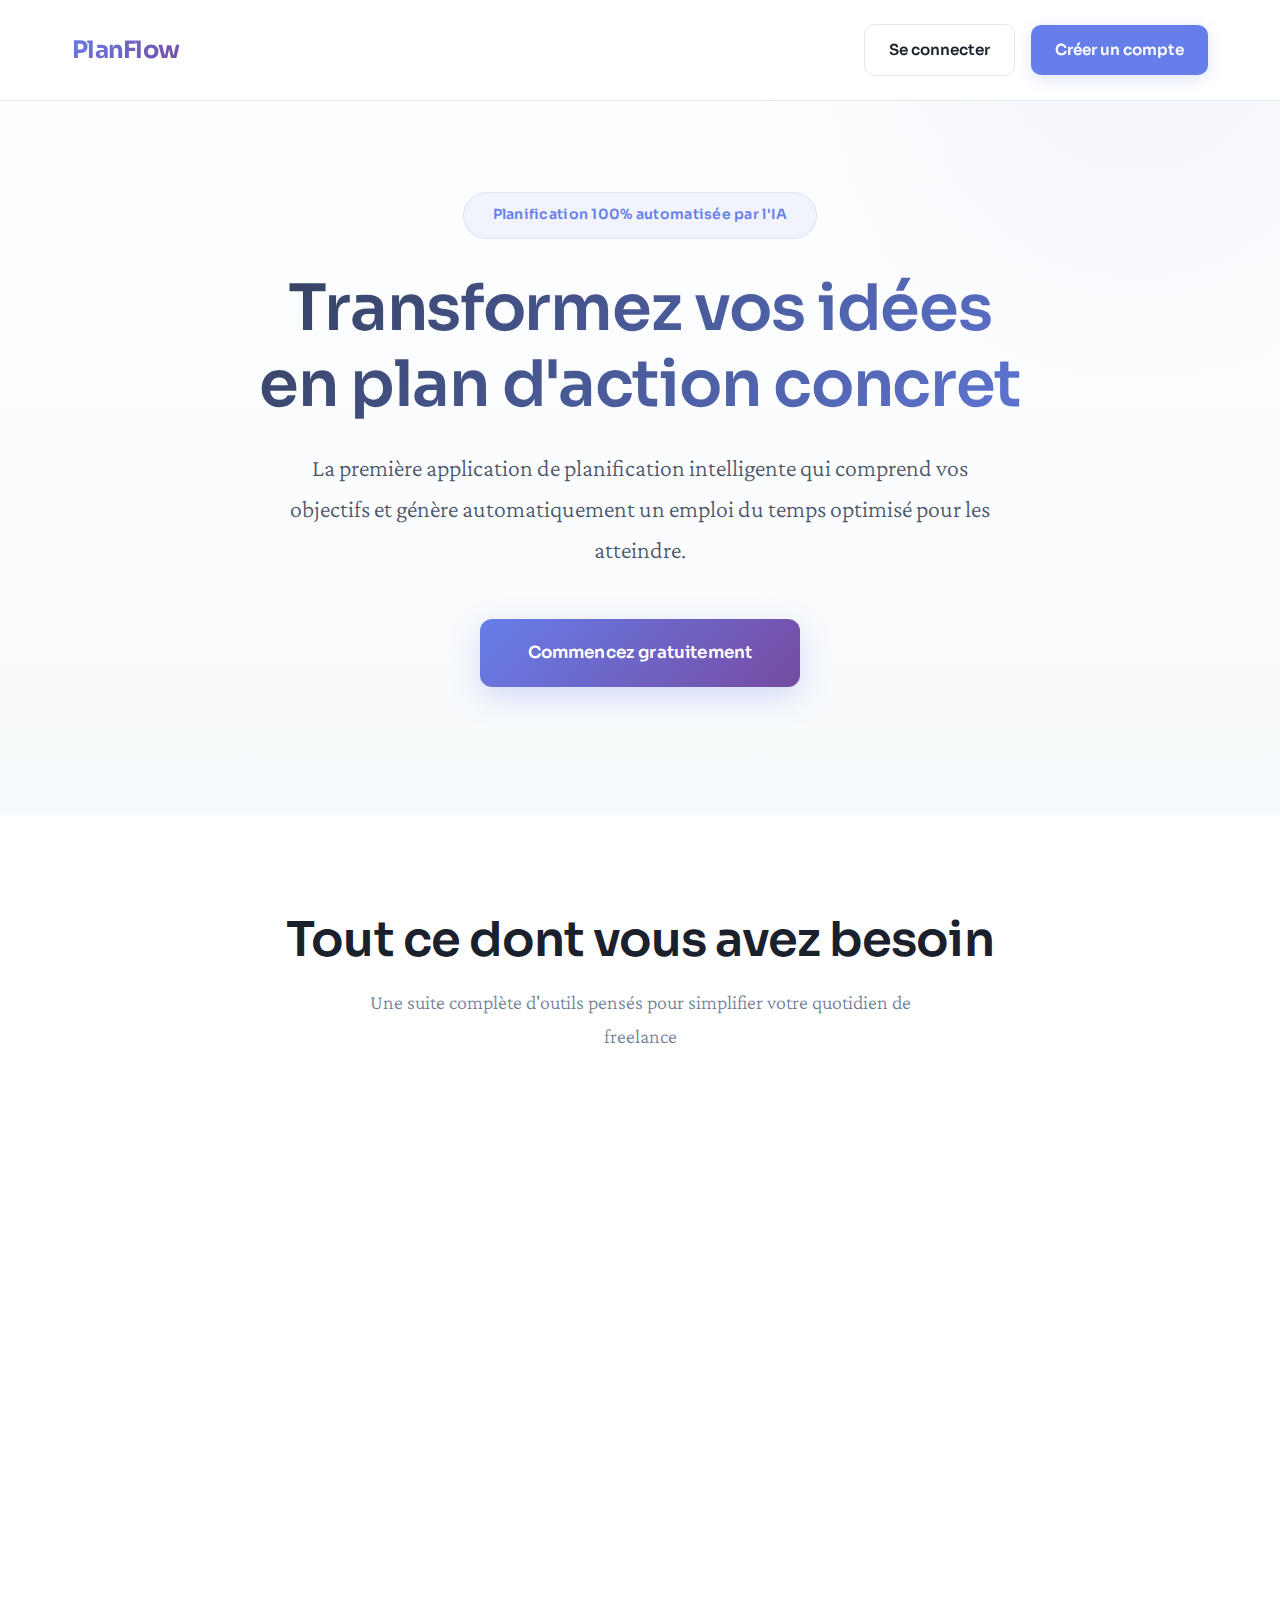
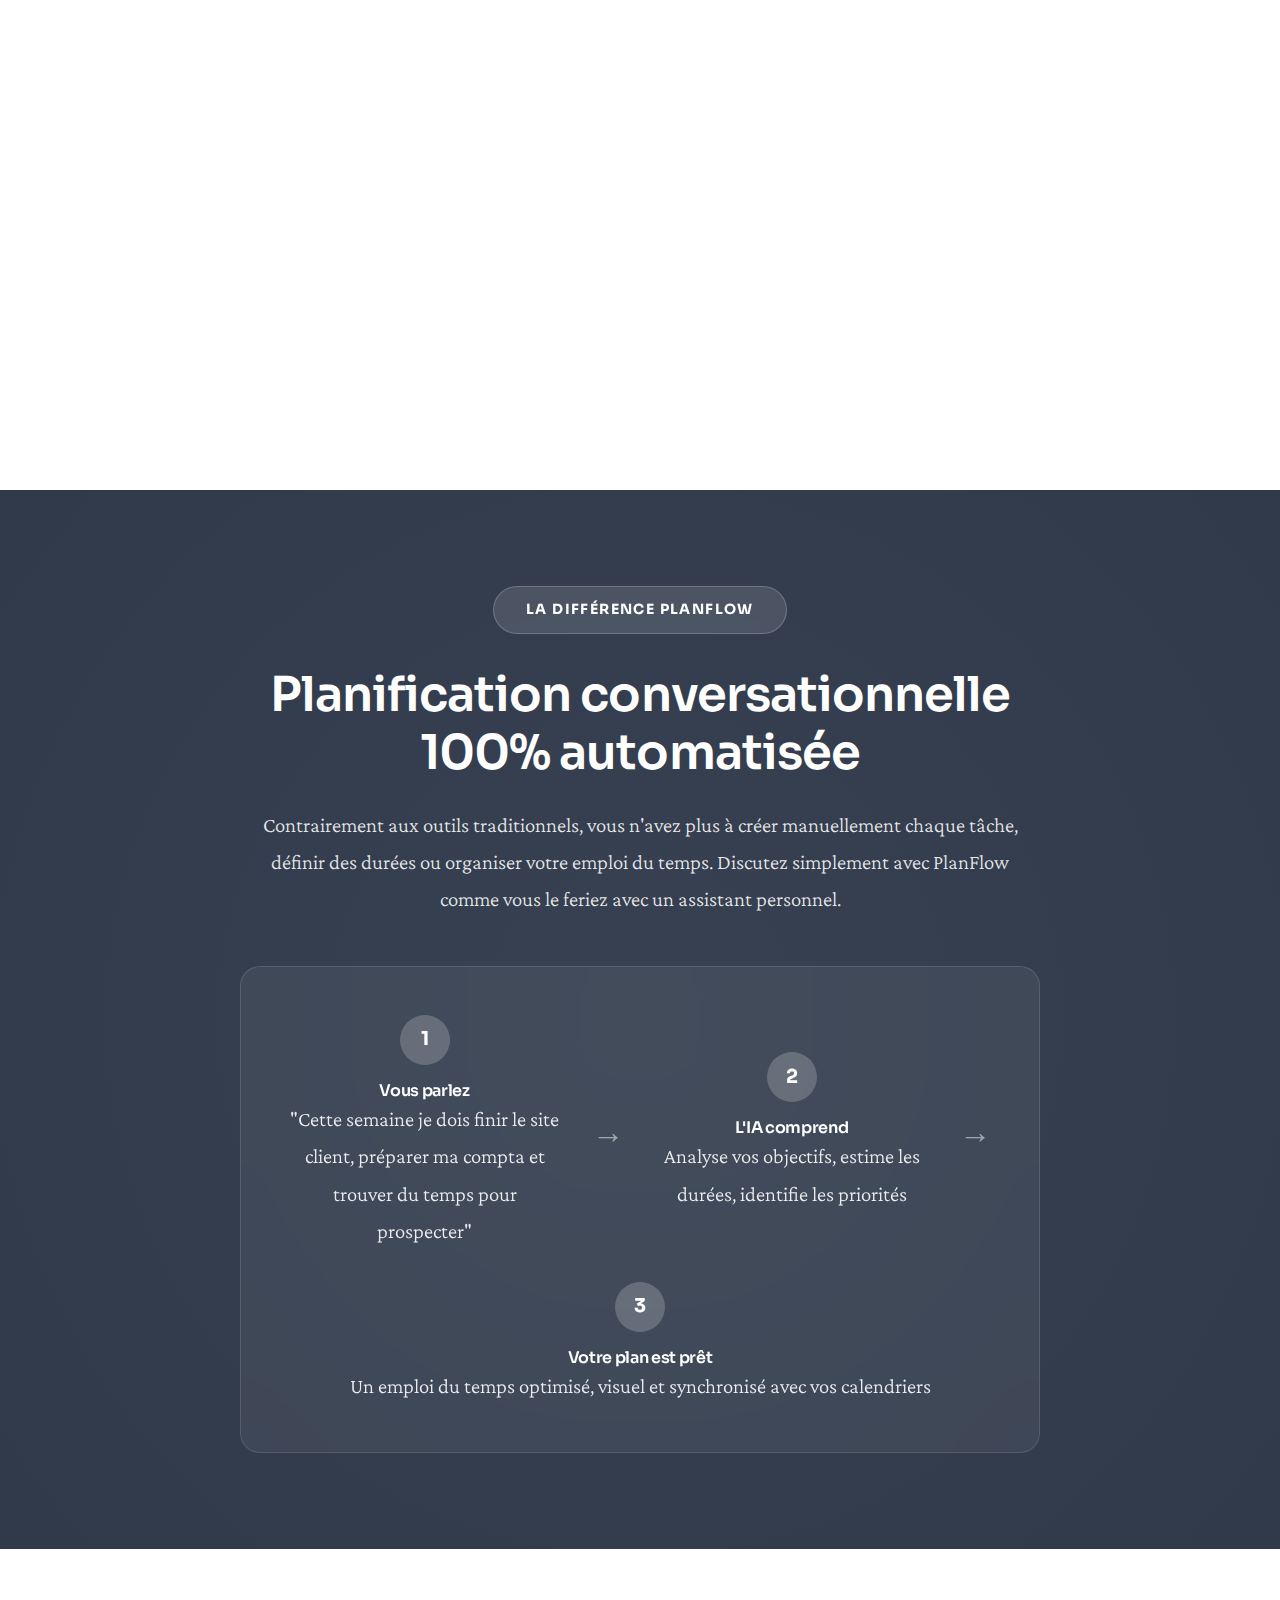
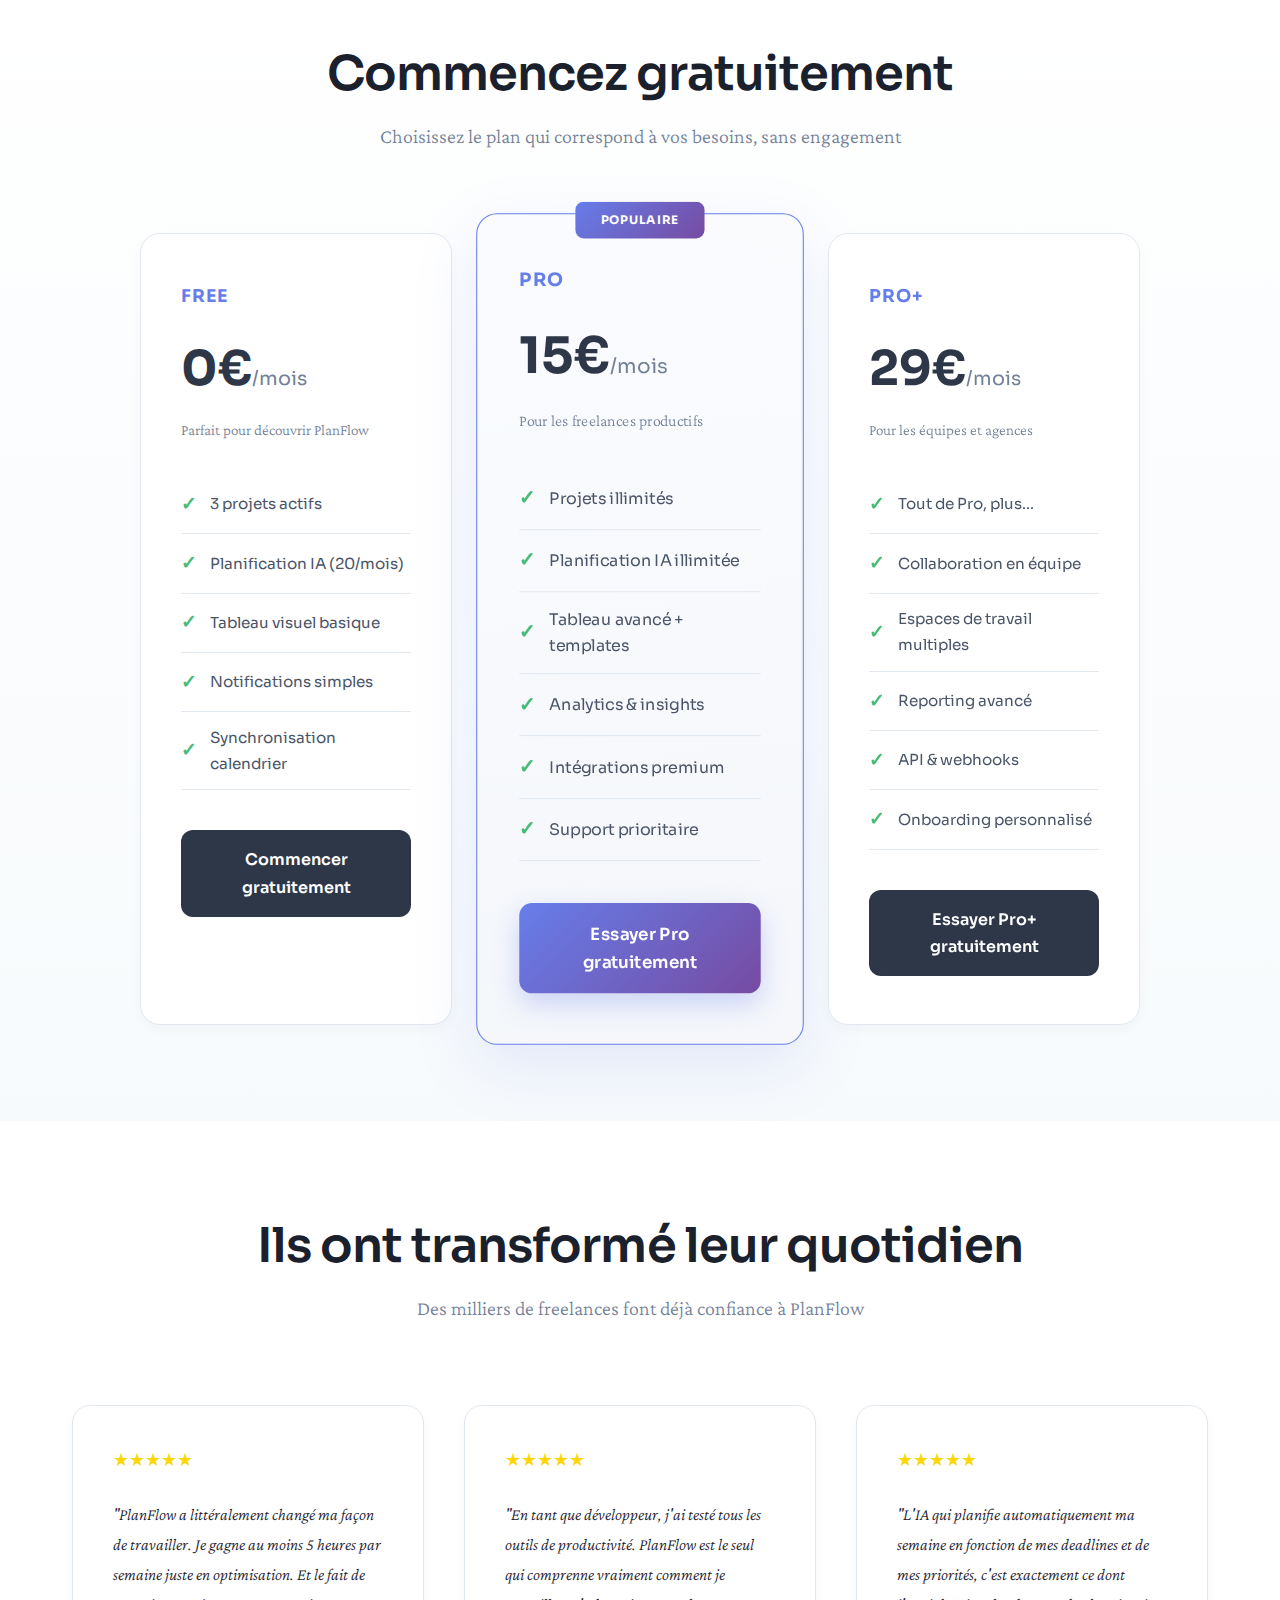
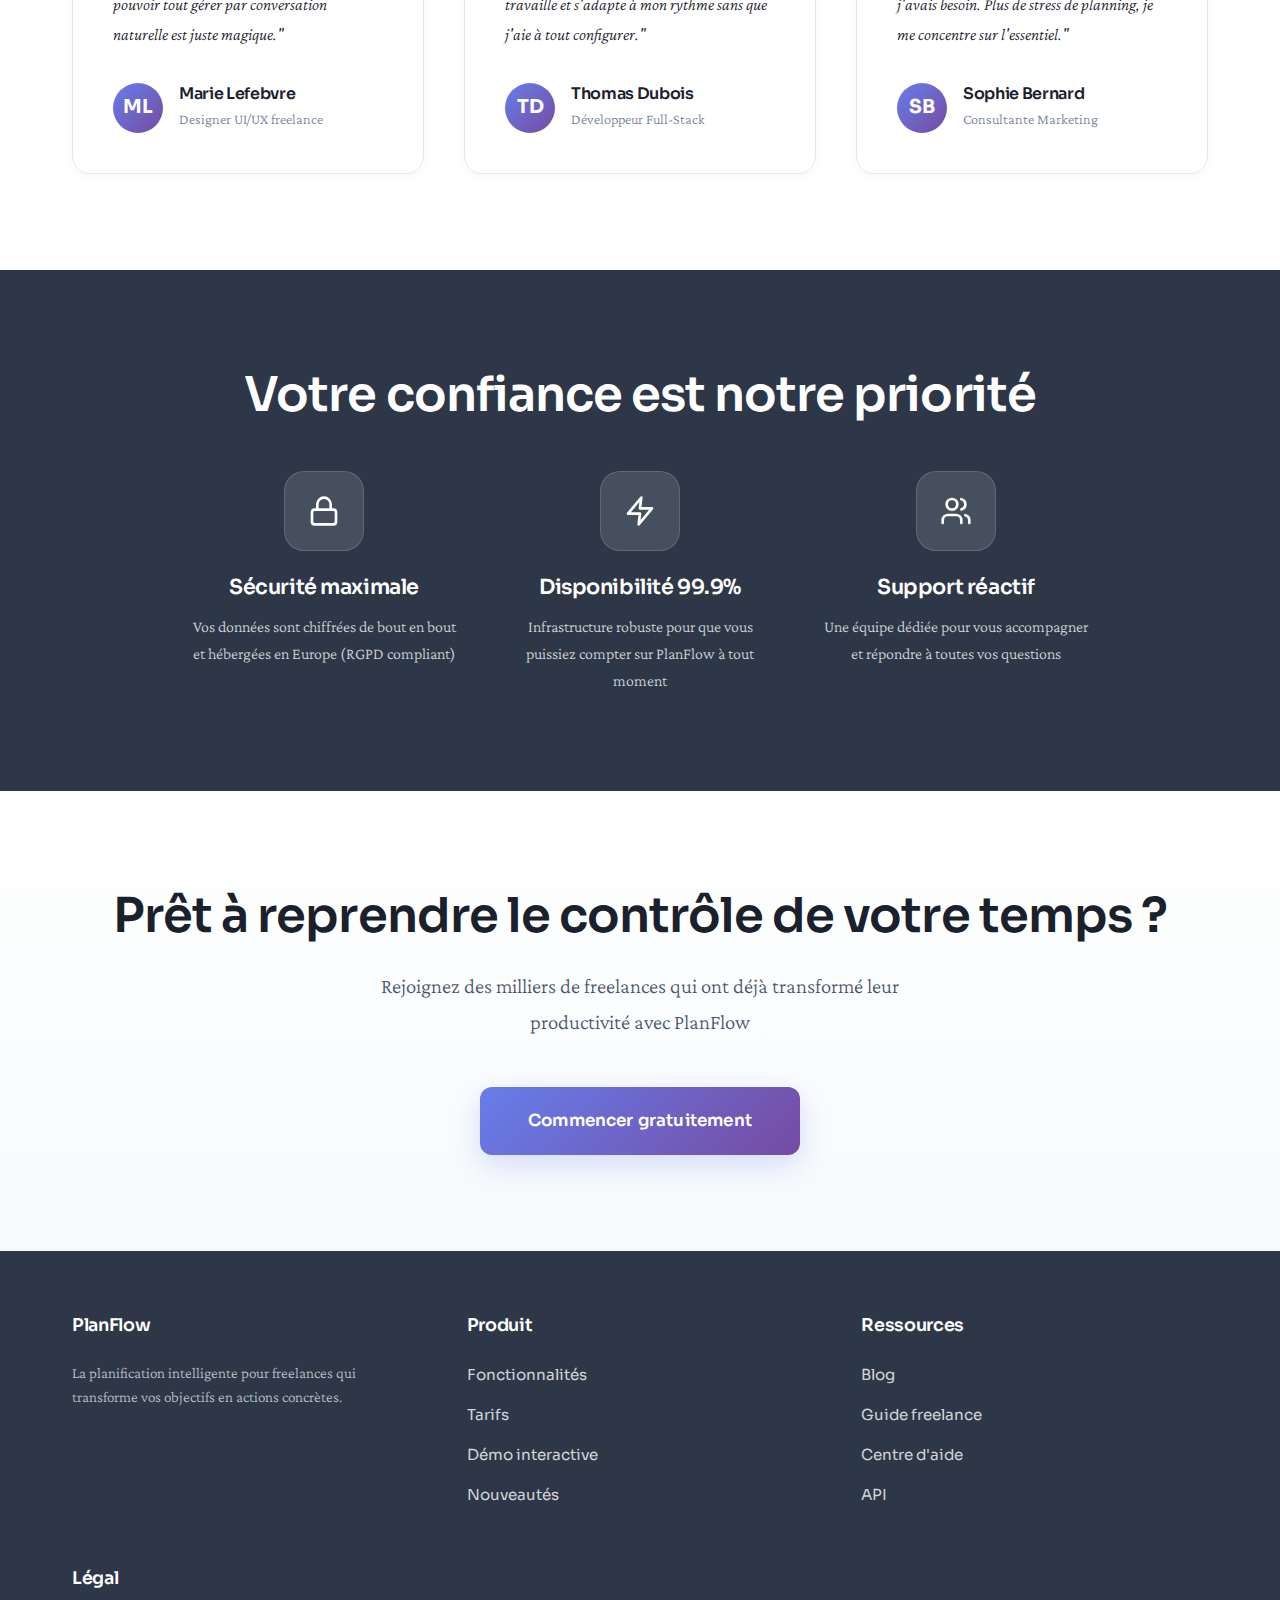
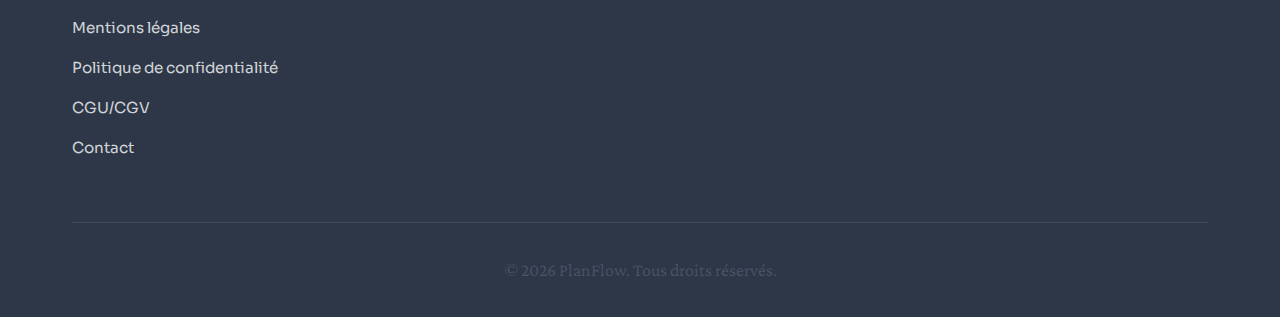
<file: index.html>
<!DOCTYPE html>
<html lang="fr">
<head>
    <meta charset="UTF-8">
    <meta name="viewport" content="width=device-width, initial-scale=1.0">
    <title>PlanFlow - Planification intelligente pour freelances</title>
    <link rel="preconnect" href="https://fonts.googleapis.com">
    <link rel="preconnect" href="https://fonts.gstatic.com" crossorigin>
    <link href="https://fonts.googleapis.com/css2?family=Sora:wght@300;400;600;700&family=Crimson+Pro:wght@300;400&display=swap" rel="stylesheet">
    <link rel="stylesheet" href="styles.css">
</head>
<body>
    <!-- Navigation -->
    <nav>
        <div class="container">
            <a href="index.html" class="logo">PlanFlow</a>
            <div class="nav-buttons">
                <a href="auth.html" class="nav-btn nav-btn-secondary">Se connecter</a>
                <a href="auth.html#signup" class="nav-btn nav-btn-primary">Créer un compte</a>
            </div>
        </div>
    </nav>

    <!-- Hero Section -->
    <section class="hero">
        <div class="container">
            <div class="hero-content">
                <div class="hero-badge">Planification 100% automatisée par l'IA</div>
                <h1>Transformez vos idées<br>en plan d'action concret</h1>
                <p class="hero-subtitle">La première application de planification intelligente qui comprend vos objectifs et génère automatiquement un emploi du temps optimisé pour les atteindre.</p>
                <a href="auth.html" class="cta-primary">Commencez gratuitement</a>
            </div>
        </div>
    </section>

    <!-- Fonctionnalités principales -->
    <section class="features" id="features">
        <div class="container">
            <div class="section-header">
                <h2 class="section-title">Tout ce dont vous avez besoin</h2>
                <p class="section-subtitle">Une suite complète d'outils pensés pour simplifier votre quotidien de freelance</p>
            </div>
            
            <div class="features-grid">
                <div class="feature-card fade-in">
                    <div class="feature-icon">
                        <svg xmlns="http://www.w3.org/2000/svg" width="28" height="28" viewBox="0 0 24 24" fill="none" stroke="currentColor" stroke-width="2" stroke-linecap="round" stroke-linejoin="round"><path d="M21 15a2 2 0 0 1-2 2H7l-4 4V5a2 2 0 0 1 2-2h14a2 2 0 0 1 2 2z"></path></svg>
                    </div>
                    <h3>Création intuitive par texte</h3>
                    <p>Décrivez simplement vos tâches et projets en langage naturel. PlanFlow comprend vos intentions et structure automatiquement votre travail.</p>
                </div>
                
                <div class="feature-card fade-in fade-in-delay-1">
                    <div class="feature-icon">
                        <svg xmlns="http://www.w3.org/2000/svg" width="28" height="28" viewBox="0 0 24 24" fill="none" stroke="currentColor" stroke-width="2" stroke-linecap="round" stroke-linejoin="round"><rect x="3" y="3" width="7" height="7"></rect><rect x="14" y="3" width="7" height="7"></rect><rect x="14" y="14" width="7" height="7"></rect><rect x="3" y="14" width="7" height="7"></rect></svg>
                    </div>
                    <h3>Tableau visuel interactif</h3>
                    <p>Visualisez votre emploi du temps sur un tableau Kanban élégant. Glissez-déposez, réorganisez et ajustez en temps réel votre planning.</p>
                </div>
                
                <div class="feature-card fade-in fade-in-delay-2">
                    <div class="feature-icon">
                        <svg xmlns="http://www.w3.org/2000/svg" width="28" height="28" viewBox="0 0 24 24" fill="none" stroke="currentColor" stroke-width="2" stroke-linecap="round" stroke-linejoin="round"><path d="m12 3-1.912 5.813a2 2 0 0 1-1.275 1.275L3 12l5.813 1.912a2 2 0 0 1 1.275 1.275L12 21l1.912-5.813a2 2 0 0 1 1.275-1.275L21 12l-5.813-1.912a2 2 0 0 1-1.275-1.275L12 3Z"></path><path d="M5 3v4"></path><path d="M19 17v4"></path><path d="M3 5h4"></path><path d="M17 19h4"></path></svg>
                    </div>
                    <h3>Optimisation automatique</h3>
                    <p>L'IA analyse vos habitudes, vos deadlines et votre charge de travail pour proposer le meilleur agenda possible, sans effort.</p>
                </div>
                
                <div class="feature-card fade-in">
                    <div class="feature-icon">
                        <svg xmlns="http://www.w3.org/2000/svg" width="28" height="28" viewBox="0 0 24 24" fill="none" stroke="currentColor" stroke-width="2" stroke-linecap="round" stroke-linejoin="round"><path d="M3 3v18h18"></path><path d="m19 9-5 5-4-4-3 3"></path></svg>
                    </div>
                    <h3>Suivi de progression</h3>
                    <p>Mesurez votre avancement, identifiez vos habitudes productives et recevez des insights personnalisés pour vous améliorer.</p>
                </div>
                
                <div class="feature-card fade-in fade-in-delay-1">
                    <div class="feature-icon">
                        <svg xmlns="http://www.w3.org/2000/svg" width="28" height="28" viewBox="0 0 24 24" fill="none" stroke="currentColor" stroke-width="2" stroke-linecap="round" stroke-linejoin="round"><path d="M6 8a6 6 0 0 1 12 0c0 7 3 9 3 9H3s3-2 3-9"></path><path d="M10.3 21a1.94 1.94 0 0 0 3.4 0"></path></svg>
                    </div>
                    <h3>Notifications intelligentes</h3>
                    <p>Recevez des rappels au bon moment, adaptés à votre rythme de travail et à vos priorités du jour.</p>
                </div>
                
                <div class="feature-card fade-in fade-in-delay-2">
                    <div class="feature-icon">
                        <svg xmlns="http://www.w3.org/2000/svg" width="28" height="28" viewBox="0 0 24 24" fill="none" stroke="currentColor" stroke-width="2" stroke-linecap="round" stroke-linejoin="round"><path d="M21.21 15.89A10 10 0 1 1 8 2.83"></path><path d="M22 12A10 10 0 0 0 12 2v10z"></path></svg>
                    </div>
                    <h3>Synchronisation universelle</h3>
                    <p>Connectez vos calendriers, outils et applications préférées pour une expérience unifiée et sans friction.</p>
                </div>
            </div>
        </div>
    </section>

    <!-- Fonctionnalité WOW -->
    <section class="wow-feature">
        <div class="container">
            <div class="wow-content">
                <div class="wow-badge">LA DIFFÉRENCE PLANFLOW</div>
                <h2>Planification conversationnelle<br>100% automatisée</h2>
                <p>Contrairement aux outils traditionnels, vous n'avez plus à créer manuellement chaque tâche, définir des durées ou organiser votre emploi du temps. Discutez simplement avec PlanFlow comme vous le feriez avec un assistant personnel.</p>
                
                <div class="wow-visual">
                    <div class="wow-steps">
                        <div class="wow-step">
                            <div class="wow-step-number">1</div>
                            <h4>Vous parlez</h4>
                            <p>"Cette semaine je dois finir le site client, préparer ma compta et trouver du temps pour prospecter"</p>
                        </div>
                        
                        <div class="wow-arrow">→</div>
                        
                        <div class="wow-step">
                            <div class="wow-step-number">2</div>
                            <h4>L'IA comprend</h4>
                            <p>Analyse vos objectifs, estime les durées, identifie les priorités</p>
                        </div>
                        
                        <div class="wow-arrow">→</div>
                        
                        <div class="wow-step">
                            <div class="wow-step-number">3</div>
                            <h4>Votre plan est prêt</h4>
                            <p>Un emploi du temps optimisé, visuel et synchronisé avec vos calendriers</p>
                        </div>
                    </div>
                </div>
            </div>
        </div>
    </section>

    <!-- Pricing -->
    <section class="pricing" id="pricing">
        <div class="container">
            <div class="section-header">
                <h2 class="section-title">Commencez gratuitement</h2>
                <p class="section-subtitle">Choisissez le plan qui correspond à vos besoins, sans engagement</p>
            </div>
            
            <div class="pricing-grid">
                <div class="pricing-card">
                    <div class="pricing-tier">Free</div>
                    <div class="pricing-price">0€<span>/mois</span></div>
                    <p class="pricing-description">Parfait pour découvrir PlanFlow</p>
                    <ul class="pricing-features">
                        <li>3 projets actifs</li>
                        <li>Planification IA (20/mois)</li>
                        <li>Tableau visuel basique</li>
                        <li>Notifications simples</li>
                        <li>Synchronisation calendrier</li>
                    </ul>
                    <a href="auth.html" class="pricing-cta">Commencer gratuitement</a>
                </div>
                
                <div class="pricing-card featured">
                    <div class="pricing-tier">Pro</div>
                    <div class="pricing-price">15€<span>/mois</span></div>
                    <p class="pricing-description">Pour les freelances productifs</p>
                    <ul class="pricing-features">
                        <li>Projets illimités</li>
                        <li>Planification IA illimitée</li>
                        <li>Tableau avancé + templates</li>
                        <li>Analytics & insights</li>
                        <li>Intégrations premium</li>
                        <li>Support prioritaire</li>
                    </ul>
                    <a href="auth.html" class="pricing-cta">Essayer Pro gratuitement</a>
                </div>
                
                <div class="pricing-card">
                    <div class="pricing-tier">Pro+</div>
                    <div class="pricing-price">29€<span>/mois</span></div>
                    <p class="pricing-description">Pour les équipes et agences</p>
                    <ul class="pricing-features">
                        <li>Tout de Pro, plus...</li>
                        <li>Collaboration en équipe</li>
                        <li>Espaces de travail multiples</li>
                        <li>Reporting avancé</li>
                        <li>API & webhooks</li>
                        <li>Onboarding personnalisé</li>
                    </ul>
                    <a href="auth.html" class="pricing-cta">Essayer Pro+ gratuitement</a>
                </div>
            </div>
        </div>
    </section>

    <!-- Témoignages -->
    <section class="testimonials">
        <div class="container">
            <div class="section-header">
                <h2 class="section-title">Ils ont transformé leur quotidien</h2>
                <p class="section-subtitle">Des milliers de freelances font déjà confiance à PlanFlow</p>
            </div>
            
            <div class="testimonials-grid">
                <div class="testimonial-card">
                    <div class="testimonial-stars">★★★★★</div>
                    <p class="testimonial-text">"PlanFlow a littéralement changé ma façon de travailler. Je gagne au moins 5 heures par semaine juste en optimisation. Et le fait de pouvoir tout gérer par conversation naturelle est juste magique."</p>
                    <div class="testimonial-author">
                        <div class="testimonial-avatar">ML</div>
                        <div class="testimonial-info">
                            <h4>Marie Lefebvre</h4>
                            <p class="testimonial-role">Designer UI/UX freelance</p>
                        </div>
                    </div>
                </div>
                
                <div class="testimonial-card">
                    <div class="testimonial-stars">★★★★★</div>
                    <p class="testimonial-text">"En tant que développeur, j'ai testé tous les outils de productivité. PlanFlow est le seul qui comprenne vraiment comment je travaille et s'adapte à mon rythme sans que j'aie à tout configurer."</p>
                    <div class="testimonial-author">
                        <div class="testimonial-avatar">TD</div>
                        <div class="testimonial-info">
                            <h4>Thomas Dubois</h4>
                            <p class="testimonial-role">Développeur Full-Stack</p>
                        </div>
                    </div>
                </div>
                
                <div class="testimonial-card">
                    <div class="testimonial-stars">★★★★★</div>
                    <p class="testimonial-text">"L'IA qui planifie automatiquement ma semaine en fonction de mes deadlines et de mes priorités, c'est exactement ce dont j'avais besoin. Plus de stress de planning, je me concentre sur l'essentiel."</p>
                    <div class="testimonial-author">
                        <div class="testimonial-avatar">SB</div>
                        <div class="testimonial-info">
                            <h4>Sophie Bernard</h4>
                            <p class="testimonial-role">Consultante Marketing</p>
                        </div>
                    </div>
                </div>
            </div>
        </div>
    </section>

    <!-- Trust Section -->
    <section class="trust">
        <div class="container">
            <h2>Votre confiance est notre priorité</h2>
            <div class="trust-grid">
                <div class="trust-item">
                    <div class="trust-icon">
                        <svg xmlns="http://www.w3.org/2000/svg" width="32" height="32" viewBox="0 0 24 24" fill="none" stroke="currentColor" stroke-width="2" stroke-linecap="round" stroke-linejoin="round"><rect width="18" height="11" x="3" y="11" rx="2" ry="2"></rect><path d="M7 11V7a5 5 0 0 1 10 0v4"></path></svg>
                    </div>
                    <h3>Sécurité maximale</h3>
                    <p>Vos données sont chiffrées de bout en bout et hébergées en Europe (RGPD compliant)</p>
                </div>
                
                <div class="trust-item">
                    <div class="trust-icon">
                        <svg xmlns="http://www.w3.org/2000/svg" width="32" height="32" viewBox="0 0 24 24" fill="none" stroke="currentColor" stroke-width="2" stroke-linecap="round" stroke-linejoin="round"><polygon points="13 2 3 14 12 14 11 22 21 10 12 10 13 2"></polygon></svg>
                    </div>
                    <h3>Disponibilité 99.9%</h3>
                    <p>Infrastructure robuste pour que vous puissiez compter sur PlanFlow à tout moment</p>
                </div>
                
                <div class="trust-item">
                    <div class="trust-icon">
                        <svg xmlns="http://www.w3.org/2000/svg" width="32" height="32" viewBox="0 0 24 24" fill="none" stroke="currentColor" stroke-width="2" stroke-linecap="round" stroke-linejoin="round"><path d="M16 21v-2a4 4 0 0 0-4-4H6a4 4 0 0 0-4 4v2"></path><circle cx="9" cy="7" r="4"></circle><path d="M22 21v-2a4 4 0 0 0-3-3.87"></path><path d="M16 3.13a4 4 0 0 1 0 7.75"></path></svg>
                    </div>
                    <h3>Support réactif</h3>
                    <p>Une équipe dédiée pour vous accompagner et répondre à toutes vos questions</p>
                </div>
            </div>
        </div>
    </section>

    <!-- Final CTA -->
    <section class="final-cta">
        <div class="container">
            <h2>Prêt à reprendre le contrôle de votre temps ?</h2>
            <p>Rejoignez des milliers de freelances qui ont déjà transformé leur productivité avec PlanFlow</p>
            <a href="auth.html" class="cta-primary">Commencer gratuitement</a>
        </div>
    </section>

    <!-- Footer -->
    <footer>
        <div class="container">
            <div class="footer-content">
                <div class="footer-section">
                    <h4>PlanFlow</h4>
                    <p style="color: rgba(255, 255, 255, 0.7); font-size: 0.95rem; line-height: 1.6;">
                        La planification intelligente pour freelances qui transforme vos objectifs en actions concrètes.
                    </p>
                </div>
                
                <div class="footer-section">
                    <h4>Produit</h4>
                    <ul class="footer-links">
                        <li><a href="#features">Fonctionnalités</a></li>
                        <li><a href="#pricing">Tarifs</a></li>
                        <li><a href="#">Démo interactive</a></li>
                        <li><a href="#">Nouveautés</a></li>
                    </ul>
                </div>
                
                <div class="footer-section">
                    <h4>Ressources</h4>
                    <ul class="footer-links">
                        <li><a href="#">Blog</a></li>
                        <li><a href="#">Guide freelance</a></li>
                        <li><a href="#">Centre d'aide</a></li>
                        <li><a href="#">API</a></li>
                    </ul>
                </div>
                
                <div class="footer-section">
                    <h4>Légal</h4>
                    <ul class="footer-links">
                        <li><a href="#">Mentions légales</a></li>
                        <li><a href="#">Politique de confidentialité</a></li>
                        <li><a href="#">CGU/CGV</a></li>
                        <li><a href="#">Contact</a></li>
                    </ul>
                </div>
            </div>
            
            <div class="footer-bottom">
                <p>© 2026 PlanFlow. Tous droits réservés.</p>
            </div>
        </div>
    </footer>

    <script src="script.js"></script>
</body>
</html>
</file>
<file: styles.css>
/* ===== Variables CSS ===== */
:root {
    /* Palette de couleurs minimaliste et sophistiquée */
    --primary: #2D3748;
    --primary-light: #4A5568;
    --accent: #667EEA;
    --accent-light: #7F9CF5;
    --bg-primary: #FAFAFA;
    --bg-secondary: #FFFFFF;
    --text-primary: #1A202C;
    --text-secondary: #4A5568;
    --text-muted: #718096;
    --border: #E2E8F0;
    --success: #48BB78;
    --gradient-1: linear-gradient(135deg, #667EEA 0%, #764BA2 100%);
    --gradient-2: linear-gradient(135deg, #F093FB 0%, #F5576C 100%);
    --gradient-subtle: linear-gradient(180deg, #FFFFFF 0%, #F7FAFC 100%);
}

/* ===== Reset & Base ===== */
* {
    margin: 0;
    padding: 0;
    box-sizing: border-box;
}

body {
    font-family: 'Sora', sans-serif;
    color: var(--text-primary);
    background: var(--bg-primary);
    line-height: 1.7;
    overflow-x: hidden;
}

/* ===== Typographie ===== */
h1, h2, h3, h4, h5, h6 {
    font-weight: 600;
    line-height: 1.2;
    letter-spacing: -0.02em;
}

h1 { font-size: clamp(2.5rem, 5vw, 4rem); }
h2 { font-size: clamp(2rem, 4vw, 3rem); }
h3 { font-size: clamp(1.5rem, 3vw, 2rem); }

p {
    font-family: 'Crimson Pro', serif;
    font-size: 1.125rem;
    color: var(--text-secondary);
    font-weight: 300;
}

/* ===== Container ===== */
.container {
    max-width: 1200px;
    margin: 0 auto;
    padding: 0 2rem;
}

/* ===== Navigation ===== */
nav {
    position: fixed;
    top: 0;
    width: 100%;
    background: rgba(255, 255, 255, 0.95);
    backdrop-filter: blur(20px);
    z-index: 1000;
    border-bottom: 1px solid var(--border);
    animation: slideDown 0.5s ease-out;
}

@keyframes slideDown {
    from { transform: translateY(-100%); }
    to { transform: translateY(0); }
}

nav .container {
    display: flex;
    justify-content: space-between;
    align-items: center;
    padding: 1.5rem 2rem;
}

.logo {
    font-size: 1.5rem;
    font-weight: 700;
    background: var(--gradient-1);
    -webkit-background-clip: text;
    -webkit-text-fill-color: transparent;
    background-clip: text;
    letter-spacing: -0.03em;
    text-decoration: none;
}

.nav-buttons {
    display: flex;
    align-items: center;
    gap: 1rem;
}

.nav-btn {
    display: inline-block;
    padding: 0.75rem 1.5rem;
    text-decoration: none;
    border-radius: 10px;
    font-weight: 600;
    font-size: 0.95rem;
    transition: all 0.3s cubic-bezier(0.4, 0, 0.2, 1);
}

.nav-btn-secondary {
    background: transparent;
    color: var(--text-primary);
    border: 1.5px solid var(--border);
}

.nav-btn-secondary:hover {
    background: var(--bg-primary);
    border-color: var(--accent);
    color: var(--accent);
}

.nav-btn-primary {
    background: var(--accent);
    color: white;
    box-shadow: 0 4px 15px rgba(102, 126, 234, 0.2);
}

.nav-btn-primary:hover {
    background: var(--accent-light);
    transform: translateY(-1px);
    box-shadow: 0 6px 20px rgba(102, 126, 234, 0.3);
}

/* Ancienne classe pour compatibilité */
.nav-cta {
    display: inline-block;
    padding: 0.75rem 2rem;
    background: var(--accent);
    color: white;
    text-decoration: none;
    border-radius: 10px;
    font-weight: 600;
    font-size: 0.95rem;
    transition: all 0.3s cubic-bezier(0.4, 0, 0.2, 1);
    box-shadow: 0 4px 15px rgba(102, 126, 234, 0.2);
}

.nav-cta:hover {
    background: var(--accent-light);
    transform: translateY(-1px);
    box-shadow: 0 6px 20px rgba(102, 126, 234, 0.3);
}

/* ===== Hero Section ===== */
.hero {
    padding: 12rem 0 8rem;
    background: var(--gradient-subtle);
    position: relative;
    overflow: hidden;
}

.hero::before {
    content: '';
    position: absolute;
    top: -50%;
    right: -20%;
    width: 800px;
    height: 800px;
    background: radial-gradient(circle, rgba(102, 126, 234, 0.08) 0%, transparent 70%);
    border-radius: 50%;
    animation: float 20s ease-in-out infinite;
}

@keyframes float {
    0%, 100% { transform: translate(0, 0) rotate(0deg); }
    33% { transform: translate(30px, -30px) rotate(5deg); }
    66% { transform: translate(-20px, 20px) rotate(-5deg); }
}

.hero-content {
    position: relative;
    z-index: 1;
    text-align: center;
    animation: fadeInUp 1s ease-out;
}

@keyframes fadeInUp {
    from { 
        opacity: 0;
        transform: translateY(30px);
    }
    to { 
        opacity: 1;
        transform: translateY(0);
    }
}

.hero h1 {
    margin-bottom: 1.5rem;
    background: linear-gradient(135deg, var(--primary) 0%, var(--accent) 100%);
    -webkit-background-clip: text;
    -webkit-text-fill-color: transparent;
    background-clip: text;
    animation: fadeInUp 1s ease-out 0.2s both;
}

.hero-subtitle {
    font-size: 1.5rem;
    color: var(--text-secondary);
    margin-bottom: 3rem;
    max-width: 700px;
    margin-left: auto;
    margin-right: auto;
    animation: fadeInUp 1s ease-out 0.4s both;
}

.cta-primary {
    display: inline-block;
    padding: 1.25rem 3rem;
    background: var(--gradient-1);
    color: white;
    text-decoration: none;
    border-radius: 12px;
    font-weight: 600;
    font-size: 1.05rem;
    transition: all 0.3s cubic-bezier(0.4, 0, 0.2, 1);
    box-shadow: 0 10px 30px rgba(102, 126, 234, 0.25);
    animation: fadeInUp 1s ease-out 0.6s both;
    letter-spacing: 0.01em;
}

@keyframes pulse {
    0%, 100% { box-shadow: 0 10px 30px rgba(102, 126, 234, 0.25); }
    50% { box-shadow: 0 10px 40px rgba(102, 126, 234, 0.35); }
}

.cta-primary:hover {
    transform: translateY(-2px);
    box-shadow: 0 15px 40px rgba(102, 126, 234, 0.35);
}

.hero-badge {
    display: inline-block;
    padding: 0.65rem 1.8rem;
    background: rgba(102, 126, 234, 0.08);
    color: var(--accent);
    border-radius: 50px;
    font-size: 0.875rem;
    margin-bottom: 2rem;
    font-weight: 600;
    animation: fadeInUp 1s ease-out both;
    border: 1.5px solid rgba(102, 126, 234, 0.15);
    letter-spacing: 0.02em;
}

/* ===== Sections ===== */
section {
    padding: 6rem 0;
}

.section-header {
    text-align: center;
    margin-bottom: 5rem;
}

.section-title {
    margin-bottom: 1rem;
    position: relative;
    display: inline-block;
}

.section-subtitle {
    font-size: 1.25rem;
    color: var(--text-muted);
    max-width: 600px;
    margin: 0 auto;
}

/* ===== Fonctionnalités ===== */
.features {
    background: var(--bg-secondary);
}

.features-grid {
    display: grid;
    grid-template-columns: repeat(auto-fit, minmax(320px, 1fr));
    gap: 3rem;
}

.feature-card {
    background: var(--bg-secondary);
    padding: 3rem 2.5rem;
    border-radius: 20px;
    border: 1px solid var(--border);
    transition: all 0.4s cubic-bezier(0.4, 0, 0.2, 1);
    position: relative;
    overflow: hidden;
    box-shadow: 0 4px 12px rgba(0, 0, 0, 0.03);
}

.feature-card::before {
    content: '';
    position: absolute;
    top: 0;
    left: 0;
    width: 100%;
    height: 3px;
    background: var(--gradient-1);
    transform: scaleX(0);
    transform-origin: left;
    transition: transform 0.4s cubic-bezier(0.4, 0, 0.2, 1);
}

.feature-card:hover::before {
    transform: scaleX(1);
}

.feature-card:hover {
    transform: translateY(-8px);
    box-shadow: 0 20px 50px rgba(0, 0, 0, 0.08);
    border-color: rgba(102, 126, 234, 0.3);
    background: var(--bg-secondary);
}

.feature-icon {
    width: 64px;
    height: 64px;
    background: var(--gradient-1);
    border-radius: 18px;
    display: flex;
    align-items: center;
    justify-content: center;
    margin-bottom: 1.5rem;
    transition: all 0.4s cubic-bezier(0.4, 0, 0.2, 1);
    box-shadow: 0 8px 20px rgba(102, 126, 234, 0.2);
}

.feature-icon svg {
    color: white;
    stroke: white;
}

.feature-card:hover .feature-icon {
    transform: scale(1.1) rotate(5deg);
}

.feature-card h3 {
    margin-bottom: 1rem;
    color: var(--primary);
}

.feature-card p {
    font-size: 1rem;
    line-height: 1.7;
}

/* ===== Fonctionnalité WOW ===== */
.wow-feature {
    background: var(--primary);
    color: white;
    position: relative;
    overflow: hidden;
}

.wow-feature::before {
    content: '';
    position: absolute;
    top: -50%;
    left: -50%;
    width: 200%;
    height: 200%;
    background: radial-gradient(circle, rgba(255, 255, 255, 0.05) 0%, transparent 70%);
    animation: rotate 30s linear infinite;
}

@keyframes rotate {
    from { transform: rotate(0deg); }
    to { transform: rotate(360deg); }
}

.wow-content {
    position: relative;
    z-index: 1;
    max-width: 800px;
    margin: 0 auto;
    text-align: center;
}

.wow-badge {
    display: inline-block;
    padding: 0.7rem 2rem;
    background: rgba(255, 255, 255, 0.12);
    backdrop-filter: blur(10px);
    border-radius: 50px;
    font-size: 0.875rem;
    font-weight: 700;
    margin-bottom: 2rem;
    border: 1.5px solid rgba(255, 255, 255, 0.2);
    letter-spacing: 0.1em;
    text-transform: uppercase;
}

.wow-feature h2 {
    color: white;
    margin-bottom: 1.5rem;
}

.wow-feature p {
    color: rgba(255, 255, 255, 0.9);
    font-size: 1.3rem;
    line-height: 1.8;
}

.wow-visual {
    margin-top: 3rem;
    padding: 3rem;
    background: rgba(255, 255, 255, 0.06);
    backdrop-filter: blur(20px);
    border-radius: 20px;
    border: 1px solid rgba(255, 255, 255, 0.12);
}

.wow-steps {
    display: flex;
    gap: 2rem;
    justify-content: center;
    align-items: center;
    flex-wrap: wrap;
}

.wow-step {
    flex: 1;
    min-width: 200px;
    text-align: center;
}

.wow-step-number {
    width: 50px;
    height: 50px;
    background: rgba(255, 255, 255, 0.2);
    border-radius: 50%;
    display: flex;
    align-items: center;
    justify-content: center;
    margin: 0 auto 1rem;
    font-weight: 700;
    font-size: 1.2rem;
}

.wow-arrow {
    font-size: 2rem;
    opacity: 0.5;
}

/* ===== Pricing ===== */
.pricing {
    background: var(--gradient-subtle);
}

.pricing-grid {
    display: grid;
    grid-template-columns: repeat(auto-fit, minmax(300px, 1fr));
    gap: 2rem;
    max-width: 1000px;
    margin: 0 auto;
}

.pricing-card {
    background: var(--bg-secondary);
    padding: 3rem 2.5rem;
    border-radius: 20px;
    border: 1.5px solid var(--border);
    transition: all 0.4s cubic-bezier(0.4, 0, 0.2, 1);
    position: relative;
    box-shadow: 0 4px 12px rgba(0, 0, 0, 0.03);
}

.pricing-card.featured {
    border-color: var(--accent);
    transform: scale(1.05);
    box-shadow: 0 20px 60px rgba(102, 126, 234, 0.15);
    background: linear-gradient(135deg, rgba(102, 126, 234, 0.02) 0%, rgba(118, 75, 162, 0.02) 100%);
}

.pricing-card.featured::before {
    content: 'POPULAIRE';
    position: absolute;
    top: -12px;
    left: 50%;
    transform: translateX(-50%);
    background: var(--gradient-1);
    color: white;
    padding: 0.5rem 1.5rem;
    border-radius: 8px;
    font-size: 0.7rem;
    font-weight: 700;
    letter-spacing: 0.08em;
}

.pricing-card:hover {
    transform: translateY(-6px);
    box-shadow: 0 20px 50px rgba(0, 0, 0, 0.08);
}

.pricing-card.featured:hover {
    transform: translateY(-6px) scale(1.05);
}

.pricing-tier {
    font-size: 1.1rem;
    font-weight: 700;
    color: var(--accent);
    margin-bottom: 1rem;
    text-transform: uppercase;
    letter-spacing: 0.05em;
}

.pricing-price {
    font-size: 3rem;
    font-weight: 700;
    color: var(--primary);
    margin-bottom: 0.5rem;
}

.pricing-price span {
    font-size: 1.2rem;
    color: var(--text-muted);
    font-weight: 400;
}

.pricing-description {
    color: var(--text-muted);
    margin-bottom: 2rem;
    font-size: 0.95rem;
}

.pricing-features {
    list-style: none;
    margin-bottom: 2.5rem;
}

.pricing-features li {
    padding: 0.8rem 0;
    border-bottom: 1px solid var(--border);
    font-size: 0.95rem;
    color: var(--text-secondary);
    display: flex;
    align-items: center;
    gap: 0.8rem;
}

.pricing-features li::before {
    content: '✓';
    color: var(--success);
    font-weight: 700;
    font-size: 1.2rem;
}

.pricing-cta {
    display: block;
    width: 100%;
    padding: 1rem;
    background: var(--primary);
    color: white;
    text-decoration: none;
    text-align: center;
    border-radius: 12px;
    font-weight: 600;
    transition: all 0.3s cubic-bezier(0.4, 0, 0.2, 1);
}

.pricing-cta:hover {
    background: var(--primary-light);
    transform: translateY(-2px);
}

.pricing-card.featured .pricing-cta {
    background: var(--gradient-1);
    box-shadow: 0 10px 25px rgba(102, 126, 234, 0.3);
}

.pricing-card.featured .pricing-cta:hover {
    box-shadow: 0 15px 35px rgba(102, 126, 234, 0.4);
}

/* ===== Témoignages ===== */
.testimonials {
    background: var(--bg-secondary);
}

.testimonials-grid {
    display: grid;
    grid-template-columns: repeat(auto-fit, minmax(350px, 1fr));
    gap: 2.5rem;
}

.testimonial-card {
    background: var(--bg-secondary);
    padding: 2.5rem;
    border-radius: 18px;
    border: 1px solid var(--border);
    transition: all 0.3s cubic-bezier(0.4, 0, 0.2, 1);
    box-shadow: 0 4px 12px rgba(0, 0, 0, 0.03);
}

.testimonial-card:hover {
    transform: translateY(-5px);
    box-shadow: 0 15px 40px rgba(0, 0, 0, 0.08);
    border-color: rgba(102, 126, 234, 0.2);
}

.testimonial-text {
    font-size: 1.05rem;
    line-height: 1.8;
    margin-bottom: 2rem;
    color: var(--text-primary);
    font-style: italic;
}

.testimonial-author {
    display: flex;
    align-items: center;
    gap: 1rem;
}

.testimonial-avatar {
    width: 50px;
    height: 50px;
    border-radius: 50%;
    background: var(--gradient-1);
    display: flex;
    align-items: center;
    justify-content: center;
    color: white;
    font-weight: 700;
    font-size: 1.2rem;
}

.testimonial-info h4 {
    font-size: 1rem;
    margin-bottom: 0.2rem;
}

.testimonial-role {
    font-size: 0.9rem;
    color: var(--text-muted);
}

.testimonial-stars {
    color: #FFD700;
    margin-bottom: 1.5rem;
    font-size: 1.1rem;
}

/* ===== Trust Section ===== */
.trust {
    background: var(--primary);
    color: white;
    text-align: center;
}

.trust h2 {
    color: white;
    margin-bottom: 3rem;
}

.trust-grid {
    display: grid;
    grid-template-columns: repeat(auto-fit, minmax(250px, 1fr));
    gap: 3rem;
    max-width: 900px;
    margin: 0 auto;
}

.trust-item {
    text-align: center;
}

.trust-icon {
    width: 80px;
    height: 80px;
    background: rgba(255, 255, 255, 0.12);
    backdrop-filter: blur(10px);
    border-radius: 20px;
    display: flex;
    align-items: center;
    justify-content: center;
    margin: 0 auto 1.5rem;
    border: 1px solid rgba(255, 255, 255, 0.15);
    transition: all 0.3s cubic-bezier(0.4, 0, 0.2, 1);
}

.trust-icon svg {
    color: white;
    stroke: white;
}

.trust-item:hover .trust-icon {
    transform: translateY(-5px);
    background: rgba(255, 255, 255, 0.18);
    border-color: rgba(255, 255, 255, 0.25);
}

.trust-item h3 {
    color: white;
    margin-bottom: 0.8rem;
    font-size: 1.3rem;
}

.trust-item p {
    color: rgba(255, 255, 255, 0.8);
    font-size: 1rem;
}

/* ===== Final CTA ===== */
.final-cta {
    background: var(--gradient-subtle);
    text-align: center;
}

.final-cta h2 {
    margin-bottom: 1.5rem;
}

.final-cta p {
    font-size: 1.3rem;
    margin-bottom: 3rem;
    max-width: 600px;
    margin-left: auto;
    margin-right: auto;
}

/* ===== Footer ===== */
footer {
    background: var(--primary);
    color: white;
    padding: 4rem 0 2rem;
}

.footer-content {
    display: grid;
    grid-template-columns: repeat(auto-fit, minmax(250px, 1fr));
    gap: 3rem;
    margin-bottom: 3rem;
}

.footer-section h4 {
    color: white;
    margin-bottom: 1.5rem;
    font-size: 1.1rem;
}

.footer-links {
    list-style: none;
}

.footer-links li {
    margin-bottom: 0.8rem;
}

.footer-links a {
    color: rgba(255, 255, 255, 0.8);
    text-decoration: none;
    transition: color 0.3s;
    font-size: 0.95rem;
}

.footer-links a:hover {
    color: white;
}

.footer-bottom {
    text-align: center;
    padding-top: 2rem;
    border-top: 1px solid rgba(255, 255, 255, 0.1);
    color: rgba(255, 255, 255, 0.6);
    font-size: 0.9rem;
}

/* ===== Animations ===== */
.fade-in {
    opacity: 0;
    transform: translateY(30px);
    animation: fadeInUp 0.8s ease-out forwards;
}

.fade-in-delay-1 { animation-delay: 0.1s; }
.fade-in-delay-2 { animation-delay: 0.2s; }
.fade-in-delay-3 { animation-delay: 0.3s; }

/* ===== Responsive ===== */
@media (max-width: 768px) {
    .hero {
        padding: 10rem 0 6rem;
    }
    
    h1 { font-size: 2.5rem; }
    h2 { font-size: 2rem; }
    
    .hero-subtitle {
        font-size: 1.2rem;
    }
    
    section {
        padding: 4rem 0;
    }
    
    .features-grid,
    .pricing-grid,
    .testimonials-grid {
        grid-template-columns: 1fr;
    }
    
    .pricing-card.featured {
        transform: scale(1);
    }
    
    .wow-steps {
        flex-direction: column;
    }
    
    .wow-arrow {
        transform: rotate(90deg);
    }
    
    nav .container {
        padding: 1rem 1.5rem;
    }
    
    .container {
        padding: 0 1.5rem;
    }
    
    .nav-buttons {
        gap: 0.5rem;
    }
    
    .nav-btn {
        padding: 0.6rem 1rem;
        font-size: 0.85rem;
    }
}
</file>
